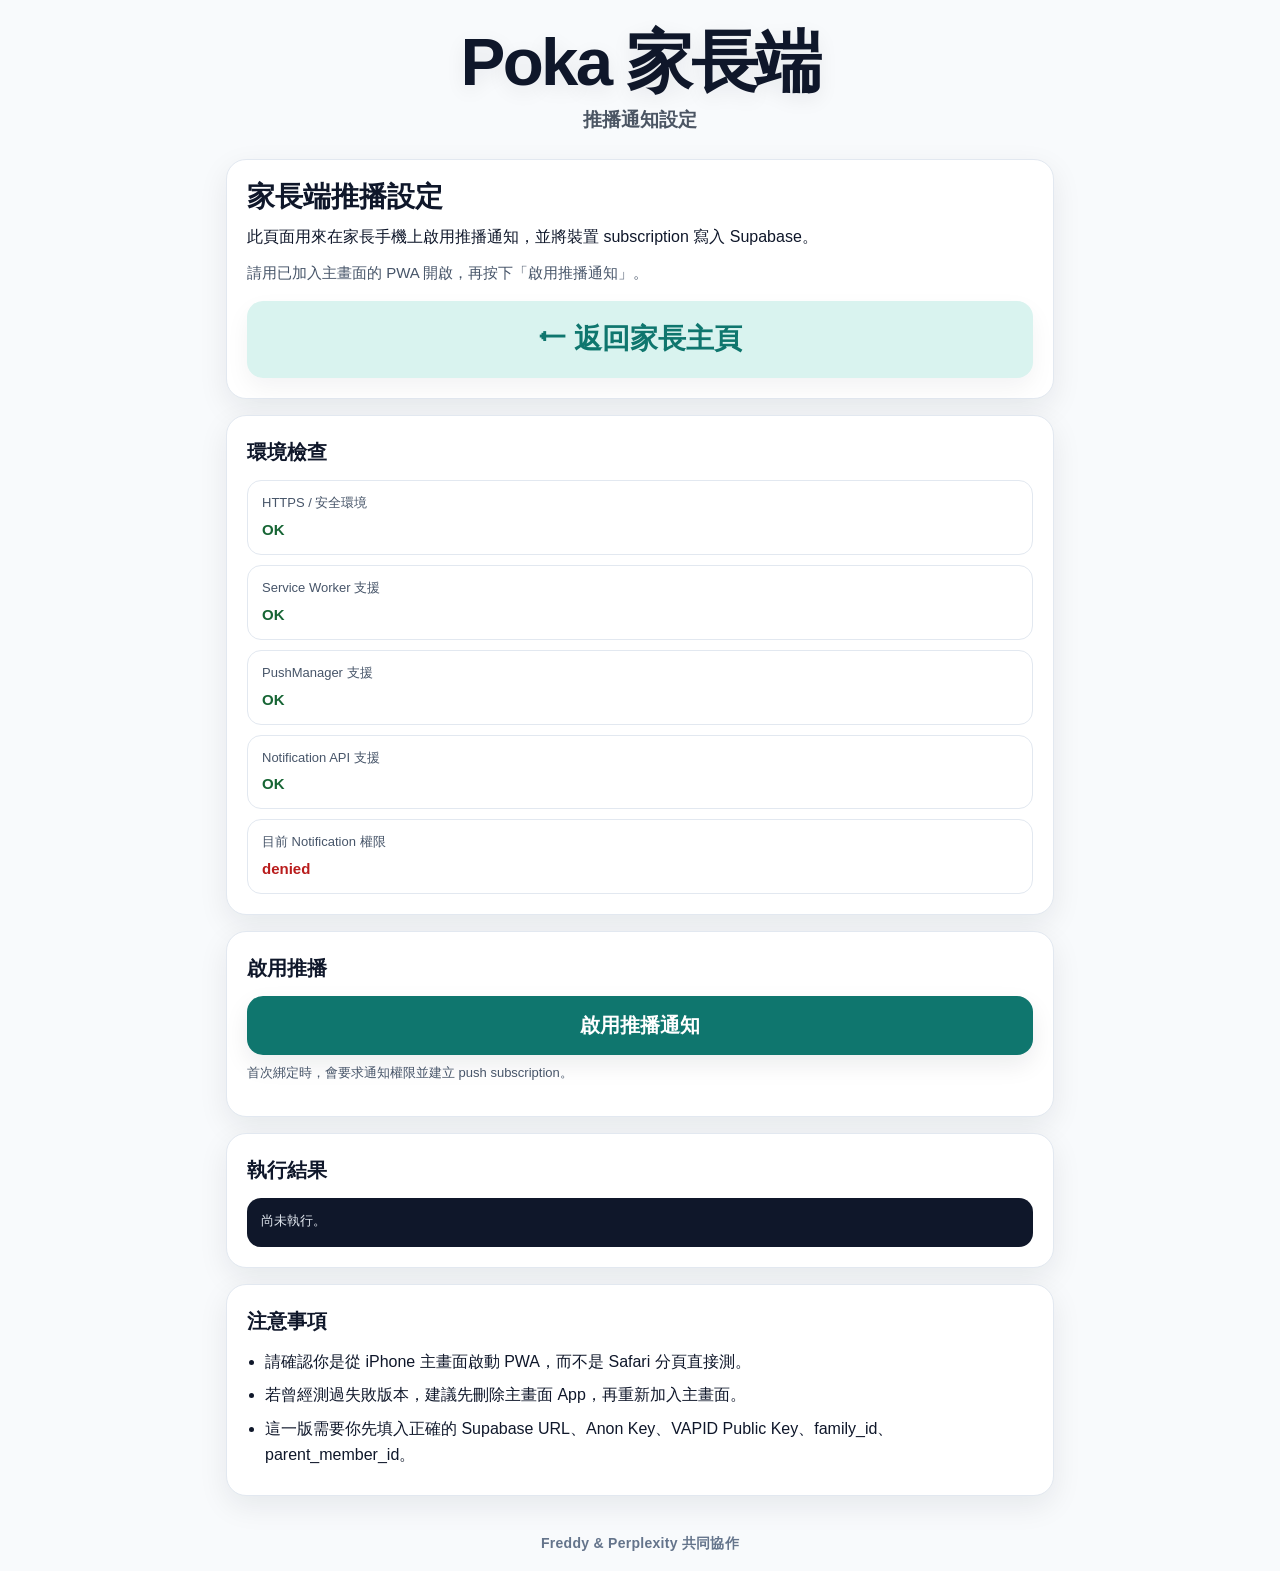
<file: parent-setup-push.html>
<!DOCTYPE html>
<html lang="zh-Hant">
<head>
  <meta charset="UTF-8" />
  <meta name="viewport" content="width=device-width, initial-scale=1.0, viewport-fit=cover" />
  <title>Poka 家長端推播設定</title>
  <meta name="theme-color" content="#0f172a" />
  <meta name="apple-mobile-web-app-capable" content="yes" />
  <meta name="apple-mobile-web-app-status-bar-style" content="default" />
  <meta name="apple-mobile-web-app-title" content="Poka" />
  <link rel="manifest" href="./manifest-parent.json" />
  <link rel="apple-touch-icon" href="./icons/parent-apple-touch-icon.png" />

  <style>
    :root {
      --bg: #f8fafc;
      --card: #ffffff;
      --text: #0f172a;
      --muted: #475569;
      --line: #e2e8f0;
      --primary: #0f766e;
      --primary-hover: #115e59;
      --danger: #b91c1c;
      --ok: #166534;
      --shadow: 0 10px 30px rgba(15, 23, 42, 0.08);
      --radius: 20px;
    }

    * {
      box-sizing: border-box;
    }

    html, body {
      margin: 0;
      padding: 0;
      min-height: 100%;
      background: var(--bg);
      color: var(--text);
      overflow-x: hidden;
      overflow-y: auto;
      -webkit-overflow-scrolling: touch;
      font-family: -apple-system, BlinkMacSystemFont, "Segoe UI", Roboto, "Noto Sans TC", sans-serif;
      line-height: 1.6;
    }

    .top-header {
      text-align: center;
      padding: 30px 20px 10px;
    }

    .brand-mark {
      display: inline-block;
      font-size: clamp(2.8rem, 7vw, 4.2rem);
      font-weight: 900;
      letter-spacing: -0.04em;
      line-height: 0.96;
      margin: 0;
      color: #0f172a;
      text-shadow: 0 6px 20px rgba(15, 23, 42, 0.08);
    }

    .brand-sub {
      margin: 10px 0 0;
      font-size: clamp(1rem, 3vw, 1.2rem);
      color: #4b5563;
      font-weight: 700;
    }

    .wrap {
      max-width: 860px;
      margin: 0 auto;
      padding: 14px 16px 16px;
    }

    .card {
      background: var(--card);
      border: 1px solid var(--line);
      border-radius: var(--radius);
      box-shadow: var(--shadow);
      padding: 20px;
      margin-bottom: 16px;
    }

    h1 {
      margin: 0 0 10px;
      font-size: 28px;
      font-weight: 900;
      line-height: 1.2;
    }

    h2 {
      margin: 0 0 12px;
      font-size: 20px;
      font-weight: 900;
    }

    p {
      margin: 0 0 12px;
    }

    .muted {
      color: var(--muted);
      font-size: 15px;
    }

    .btn {
      appearance: none;
      border: none;
      border-radius: 16px;
      padding: 16px 18px;
      font-size: 20px;
      font-weight: 900;
      cursor: pointer;
      width: 100%;
      background: var(--primary);
      color: #fff;
      box-shadow: 0 10px 24px rgba(15, 23, 42, 0.08);
    }

    .btn:hover {
      background: var(--primary-hover);
    }

    .btn:disabled {
      opacity: 0.6;
      cursor: not-allowed;
    }

    .status-list {
      display: grid;
      gap: 10px;
      margin-top: 12px;
    }

    .status-item {
      border: 1px solid var(--line);
      border-radius: 14px;
      padding: 12px 14px;
      background: #fff;
    }

    .status-label {
      font-size: 13px;
      color: var(--muted);
      margin-bottom: 4px;
    }

    .status-value {
      font-size: 15px;
      font-weight: 700;
      word-break: break-word;
    }

    .ok {
      color: var(--ok);
    }

    .fail {
      color: var(--danger);
    }

    pre {
      margin: 0;
      white-space: pre-wrap;
      word-break: break-word;
      font-size: 13px;
      background: #0f172a;
      color: #e2e8f0;
      border-radius: 14px;
      padding: 14px;
      overflow: auto;
    }

    .tips {
      padding-left: 18px;
      margin: 0;
    }

    .tips li {
      margin-bottom: 8px;
    }

    .footer-note {
      font-size: 13px;
      color: var(--muted);
      margin-top: 8px;
    }

    .back-link {
      display: block;
      margin-top: 16px;
      padding: 16px 18px;
      background: #d9f3ef;
      color: #0f766e;
      border-radius: 16px;
      text-decoration: none;
      font-size: 28px;
      font-weight: 900;
      text-align: center;
      box-shadow: 0 10px 24px rgba(15, 23, 42, 0.05);
    }

    .app-footer {
      text-align: center;
      padding: 4px 20px calc(16px + env(safe-area-inset-bottom));
      font-size: 14px;
      color: #64748b;
      font-weight: 600;
      letter-spacing: 0.02em;
    }
  </style>
</head>
<body>
  <div class="top-header">
    <h1 class="brand-mark">Poka 家長端</h1>
    <p class="brand-sub">推播通知設定</p>
  </div>

  <main class="wrap">
    <section class="card">
      <h1>家長端推播設定</h1>
      <p>此頁面用來在家長手機上啟用推播通知，並將裝置 subscription 寫入 Supabase。</p>
      <p class="muted">
        請用已加入主畫面的 PWA 開啟，再按下「啟用推播通知」。
      </p>
      <a href="./parent.html" class="back-link">⭠ 返回家長主頁</a>
    </section>

    <section class="card">
      <h2>環境檢查</h2>
      <div class="status-list">
        <div class="status-item">
          <div class="status-label">HTTPS / 安全環境</div>
          <div class="status-value" id="check-secure">檢查中...</div>
        </div>
        <div class="status-item">
          <div class="status-label">Service Worker 支援</div>
          <div class="status-value" id="check-sw">檢查中...</div>
        </div>
        <div class="status-item">
          <div class="status-label">PushManager 支援</div>
          <div class="status-value" id="check-push">檢查中...</div>
        </div>
        <div class="status-item">
          <div class="status-label">Notification API 支援</div>
          <div class="status-value" id="check-notification">檢查中...</div>
        </div>
        <div class="status-item">
          <div class="status-label">目前 Notification 權限</div>
          <div class="status-value" id="check-permission">檢查中...</div>
        </div>
      </div>
    </section>

    <section class="card">
      <h2>啟用推播</h2>
      <button id="enableBtn" class="btn">啟用推播通知</button>
      <p class="footer-note" id="hintText">
        首次綁定時，會要求通知權限並建立 push subscription。
      </p>
    </section>

    <section class="card">
      <h2>執行結果</h2>
      <pre id="logBox">尚未執行。</pre>
    </section>

    <section class="card">
      <h2>注意事項</h2>
      <ul class="tips">
        <li>請確認你是從 iPhone 主畫面啟動 PWA，而不是 Safari 分頁直接測。</li>
        <li>若曾經測過失敗版本，建議先刪除主畫面 App，再重新加入主畫面。</li>
        <li>這一版需要你先填入正確的 Supabase URL、Anon Key、VAPID Public Key、family_id、parent_member_id。</li>
      </ul>
    </section>
  </main>

  <footer class="app-footer">Freddy &amp; Perplexity 共同協作</footer>

  <script>
    const SUPABASE_URL = 'https://kjpxpqxbtslvvmeruofo.supabase.co';
    const SUPABASE_ANON_KEY = 'eyJhbGciOiJIUzI1NiIsInR5cCI6IkpXVCJ9.eyJpc3MiOiJzdXBhYmFzZSIsInJlZiI6ImtqcHhwcXhidHNsdnZtZXJ1b2ZvIiwicm9sZSI6ImFub24iLCJpYXQiOjE3Nzc0NDAxNjgsImV4cCI6MjA5MzAxNjE2OH0.JAGs-ziFbUsNwXxMkJiKwkiN9O4FVWdDDv5uNfhcPdI';
    const VAPID_PUBLIC_KEY = 'BE6qwfyoK_AWHkfXOIh1-1bDeTIkdKXpNh388OrOTEV7LPC0I4GZ_hltgRc9euO8h-J8lLvjKTcOwavdYjilv1A';
    const TEST_FAMILY_ID = 'a3b8e782-ea47-4fc3-842d-dd2e8f7c1ecd';
    const TEST_PARENT_MEMBER_ID = '25cfcea4-c12d-4e11-a055-33b89ad0e364';

    const FUNCTION_URL =
      'https://kjpxpqxbtslvvmeruofo.functions.supabase.co/register-push-subscription';

    const $ = (id) => document.getElementById(id);
    const logBox = $('logBox');
    const enableBtn = $('enableBtn');

    function setText(id, text, ok = null) {
      const el = $(id);
      el.textContent = text;
      el.classList.remove('ok', 'fail');
      if (ok === true) el.classList.add('ok');
      if (ok === false) el.classList.add('fail');
    }

    function log(message, data = null) {
      const time = new Date().toLocaleTimeString();
      let text = `[${time}] ${message}`;
      if (data !== null) {
        try {
          text += '\n' + JSON.stringify(data, null, 2);
        } catch (e) {
          text += '\n' + String(data);
        }
      }
      logBox.textContent = text + '\n\n' + logBox.textContent;
      console.log(message, data ?? '');
    }

    function urlBase64ToUint8Array(base64String) {
      const padding = '='.repeat((4 - (base64String.length % 4)) % 4);
      const base64 = (base64String + padding)
        .replace(/-/g, '+')
        .replace(/_/g, '/');

      const rawData = atob(base64);
      const outputArray = new Uint8Array(rawData.length);

      for (let i = 0; i < rawData.length; ++i) {
        outputArray[i] = rawData.charCodeAt(i);
      }

      return outputArray;
    }

    function checkEnvironment() {
      const isSecure =
        window.isSecureContext ||
        location.hostname === 'localhost' ||
        location.hostname === '127.0.0.1';

      const hasSW = 'serviceWorker' in navigator;
      const hasPush = 'PushManager' in window;
      const hasNotification = 'Notification' in window;

      setText('check-secure', isSecure ? 'OK' : 'NG', isSecure);
      setText('check-sw', hasSW ? 'OK' : 'NG', hasSW);
      setText('check-push', hasPush ? 'OK' : 'NG', hasPush);
      setText('check-notification', hasNotification ? 'OK' : 'NG', hasNotification);
      setText(
        'check-permission',
        hasNotification ? Notification.permission : 'unsupported',
        hasNotification ? Notification.permission === 'granted' : false
      );

      return isSecure && hasSW && hasPush && hasNotification;
    }

    async function enablePush() {
      enableBtn.disabled = true;
      log('開始執行推播綁定');

      try {
        if (!checkEnvironment()) {
          throw new Error('環境檢查未通過');
        }

        if (
          !SUPABASE_URL ||
          !SUPABASE_ANON_KEY ||
          !VAPID_PUBLIC_KEY ||
          !TEST_FAMILY_ID ||
          !TEST_PARENT_MEMBER_ID ||
          SUPABASE_ANON_KEY.includes('你的_') ||
          VAPID_PUBLIC_KEY.includes('你的最新') ||
          TEST_FAMILY_ID.includes('請填入') ||
          TEST_PARENT_MEMBER_ID.includes('請填入')
        ) {
          throw new Error('請先完成頁面內的設定值');
        }

        log('請求通知權限');
        const permission = await Notification.requestPermission();
        setText('check-permission', permission, permission === 'granted');

        if (permission !== 'granted') {
          throw new Error('通知權限未授權');
        }

        log('註冊 Service Worker');
        const registration = await navigator.serviceWorker.register('./sw.js');
        await navigator.serviceWorker.ready;
        log('Service Worker 註冊成功');

        let subscription = await registration.pushManager.getSubscription();

        if (subscription) {
          log('偵測到既有 subscription，先取消舊訂閱');
          await subscription.unsubscribe();
          subscription = null;
          log('舊 subscription 已取消');
        }

        log('建立新的 Push subscription');
        subscription = await registration.pushManager.subscribe({
          userVisibleOnly: true,
          applicationServerKey: urlBase64ToUint8Array(VAPID_PUBLIC_KEY),
        });

        const subJson = subscription.toJSON();
        log('Push subscription 建立成功', subJson);

        const payload = {
          family_id: TEST_FAMILY_ID,
          parent_member_id: TEST_PARENT_MEMBER_ID,
          endpoint: subJson.endpoint,
          p256dh: subJson.keys?.p256dh,
          auth: subJson.keys?.auth,
          platform: /iPhone|iPad|iPod/i.test(navigator.userAgent) ? 'ios' : 'unknown',
          browser: navigator.userAgent,
          pwa_installed:
            window.matchMedia('(display-mode: standalone)').matches ||
            window.navigator.standalone === true,
          app_instance_id: crypto.randomUUID(),
        };

        log('準備送往 Edge Function', payload);

        const res = await fetch(FUNCTION_URL, {
          method: 'POST',
          headers: {
            'Content-Type': 'application/json',
            'apikey': SUPABASE_ANON_KEY,
            'Authorization': `Bearer ${SUPABASE_ANON_KEY}`,
          },
          body: JSON.stringify(payload),
        });

        const result = await res.json().catch(() => ({}));
        log('Edge Function 回應', result);

        if (!res.ok) {
          throw new Error('寫入資料庫失敗：' + JSON.stringify(result));
        }

        alert('推播綁定成功，將返回家長主頁。');
        window.location.href = './parent.html';
      } catch (err) {
        console.error(err);
        log('失敗', { message: err.message || String(err) });
        alert('失敗：' + (err.message || String(err)));
      } finally {
        enableBtn.disabled = false;
      }
    }

    enableBtn.addEventListener('click', enablePush);
    checkEnvironment();
  </script>
</body>
</html>
</file>
